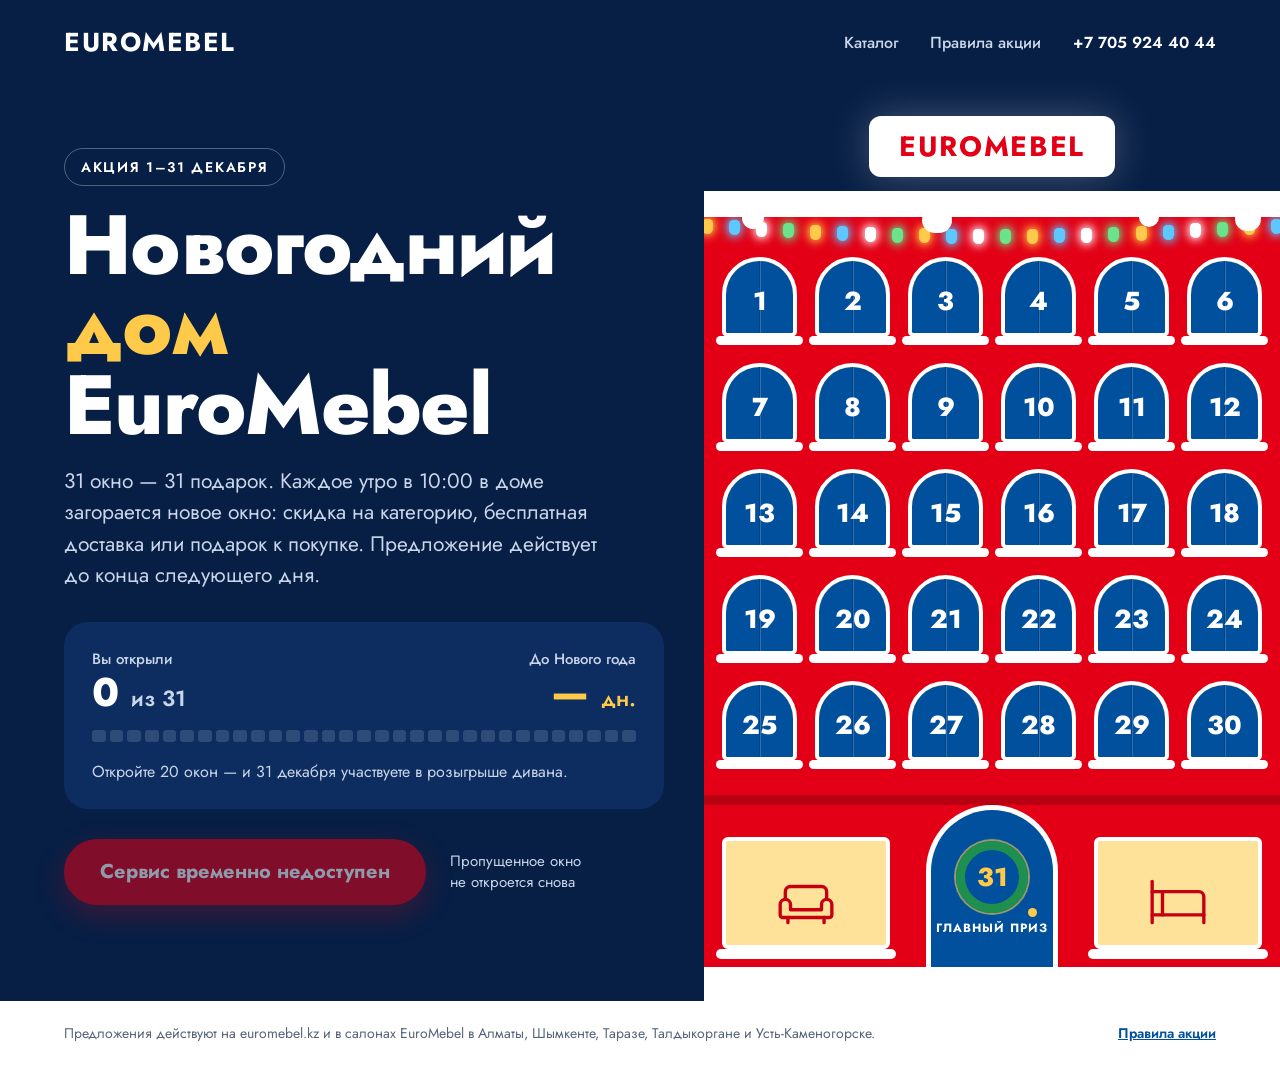
<file: index.html>
<!doctype html>
<html lang="ru">
<head>
<meta charset="utf-8">
<meta name="viewport" content="width=device-width, initial-scale=1">
<title>Новогодний дом EuroMebel — 31 окно до Нового года</title>
<meta name="description" content="Каждое утро в 10:00 в Новогоднем доме EuroMebel загорается новое окно: скидка, доставка или подарок. 1–31 декабря.">
<meta name="theme-color" content="#071F45">
<link rel="preconnect" href="https://fonts.googleapis.com">
<link rel="preconnect" href="https://fonts.gstatic.com" crossorigin>
<link href="https://fonts.googleapis.com/css2?family=Jost:wght@400;500;600;700;800&display=swap" rel="stylesheet">
<link rel="stylesheet" href="styles.css">
</head>
<body>
<div class="snow" id="snow" aria-hidden="true"></div>

<header class="top">
  <a class="logo" href="https://euromebel.kz/">EUROMEBEL</a>
  <nav aria-label="Ссылки">
    <a href="https://euromebel.kz/">Каталог</a>
    <a href="rules.html">Правила акции</a>
    <a class="phone" href="tel:+77059244044">+7 705 924 40 44</a>
  </nav>
  <a class="call" href="tel:+77059244044" aria-label="Позвонить в EuroMebel"><svg width="20" height="20" viewBox="0 0 24 24" fill="none" stroke="currentColor" stroke-width="1.8" stroke-linecap="round" stroke-linejoin="round" aria-hidden="true"><path d="M22 16.9v3a2 2 0 0 1-2.2 2 19.8 19.8 0 0 1-8.6-3.1 19.5 19.5 0 0 1-6-6A19.8 19.8 0 0 1 2.1 4.2 2 2 0 0 1 4.1 2h3a2 2 0 0 1 2 1.7c.1.9.4 1.8.7 2.7a2 2 0 0 1-.5 2.1L8 9.8a16 16 0 0 0 6 6l1.3-1.3a2 2 0 0 1 2.1-.4c.9.3 1.8.6 2.7.7a2 2 0 0 1 1.7 2z"/></svg></a>
</header>

<main class="layout">
  <section class="intro">
    <div class="head">
      <span class="pill">Акция 1–31 декабря</span>
      <h1>Новогодний<br><em>дом</em> EuroMebel</h1>
      <p class="lead">31 окно — 31 подарок. Каждое утро в 10:00 в доме загорается новое окно: скидка на категорию, бесплатная доставка или подарок к покупке. Предложение действует до конца следующего дня.</p>
    </div>

    <div class="progress">
      <div class="row">
        <div class="stat">
          <span class="label">Вы открыли</span>
          <span class="value"><span id="opened-count">0</span> <small>из 31</small></span>
        </div>
        <div class="stat right">
          <span class="label" id="right-label">До Нового года</span>
          <span class="value" id="right-value">— <small>дн.</small></span>
        </div>
      </div>
      <div class="segs" id="segs" aria-hidden="true"></div>
      <span class="goal" id="goal">Откройте 20 окон — и 31 декабря участвуете в розыгрыше дивана.</span>
    </div>

    <div class="cta-row">
      <button class="btn btn-red cta" id="cta" type="button">Загрузка…</button>
      <span class="cta-note" id="cta-note">Пропущенное окно<br>не откроется снова</span>
    </div>
  </section>

  <section class="scene" aria-label="Новогодний дом: 31 окно">
    <div class="house">
      <div class="sign" aria-hidden="true">EUROMEBEL</div>
      <div class="roof" aria-hidden="true"><i style="left:11%;width:22px;height:22px"></i><i style="left:39%;width:30px;height:26px"></i><i style="left:73%;width:20px;height:20px"></i><i style="left:88%;width:26px;height:24px"></i></div>
      <div class="facade">
        <div class="garland" id="garland" aria-hidden="true"></div>
        <div class="windows" id="windows"></div>
        <div class="cornice" aria-hidden="true"></div>
        <div class="ground">
          <div class="vitrine" aria-hidden="true"><svg viewBox="0 0 24 24" fill="none" stroke="currentColor" stroke-width="1.3" stroke-linecap="round" stroke-linejoin="round"><path d="M4 11V8a2 2 0 0 1 2-2h12a2 2 0 0 1 2 2v3"/><path d="M2 13a2 2 0 0 1 4 0v2h12v-2a2 2 0 0 1 4 0v4a1 1 0 0 1-1 1H3a1 1 0 0 1-1-1z"/><path d="M5 18v2M19 18v2"/></svg></div>
          <button class="door" id="door" type="button" aria-label="Окно 31 декабря — главный приз">
            <span class="wreath">31</span>
            <small>Главный приз</small>
            <span class="knob"></span>
          </button>
          <div class="vitrine" aria-hidden="true"><svg viewBox="0 0 24 24" fill="none" stroke="currentColor" stroke-width="1.3" stroke-linecap="round" stroke-linejoin="round"><path d="M2 4v16"/><path d="M2 8h18a2 2 0 0 1 2 2v10"/><path d="M2 17h20"/><path d="M6 8v9"/></svg></div>
        </div>
      </div>
      <div class="snowbank" aria-hidden="true">
        <svg class="tree l" viewBox="0 0 120 180"><path d="M60 4 L104 70 H84 L112 118 H90 L118 166 H2 L30 118 H8 L36 70 H16 Z" fill="#1E8F4E"/><rect x="52" y="160" width="16" height="20" fill="#5B3A1E"/><circle cx="44" cy="96" r="5" fill="#FFC94A"/><circle cx="74" cy="64" r="5" fill="#fff"/><circle cx="80" cy="138" r="5" fill="#FFC94A"/><circle cx="34" cy="146" r="5" fill="#fff"/></svg>
        <svg class="tree r" viewBox="0 0 120 180"><path d="M60 4 L104 70 H84 L112 118 H90 L118 166 H2 L30 118 H8 L36 70 H16 Z" fill="#1E8F4E"/><rect x="52" y="160" width="16" height="20" fill="#5B3A1E"/><circle cx="48" cy="98" r="5" fill="#fff"/><circle cx="70" cy="60" r="5" fill="#FFC94A"/><circle cx="38" cy="142" r="5" fill="#FFC94A"/><circle cx="84" cy="136" r="5" fill="#fff"/></svg>
      </div>
    </div>
  </section>
</main>

<footer class="foot">
  <div class="foot-in">
    <span>Предложения действуют на euromebel.kz и в салонах EuroMebel в Алматы, Шымкенте, Таразе, Талдыкоргане и Усть-Каменогорске.</span>
    <a href="rules.html">Правила акции</a>
  </div>
</footer>

<div class="overlay" id="overlay" hidden>
  <div class="dialog" id="dialog" role="dialog" aria-modal="true" aria-labelledby="dlg-title"></div>
</div>
<div class="toast" id="toast" role="status" hidden></div>

<script src="config.js"></script>
<script src="app.js"></script>
</body>
</html>
</file>
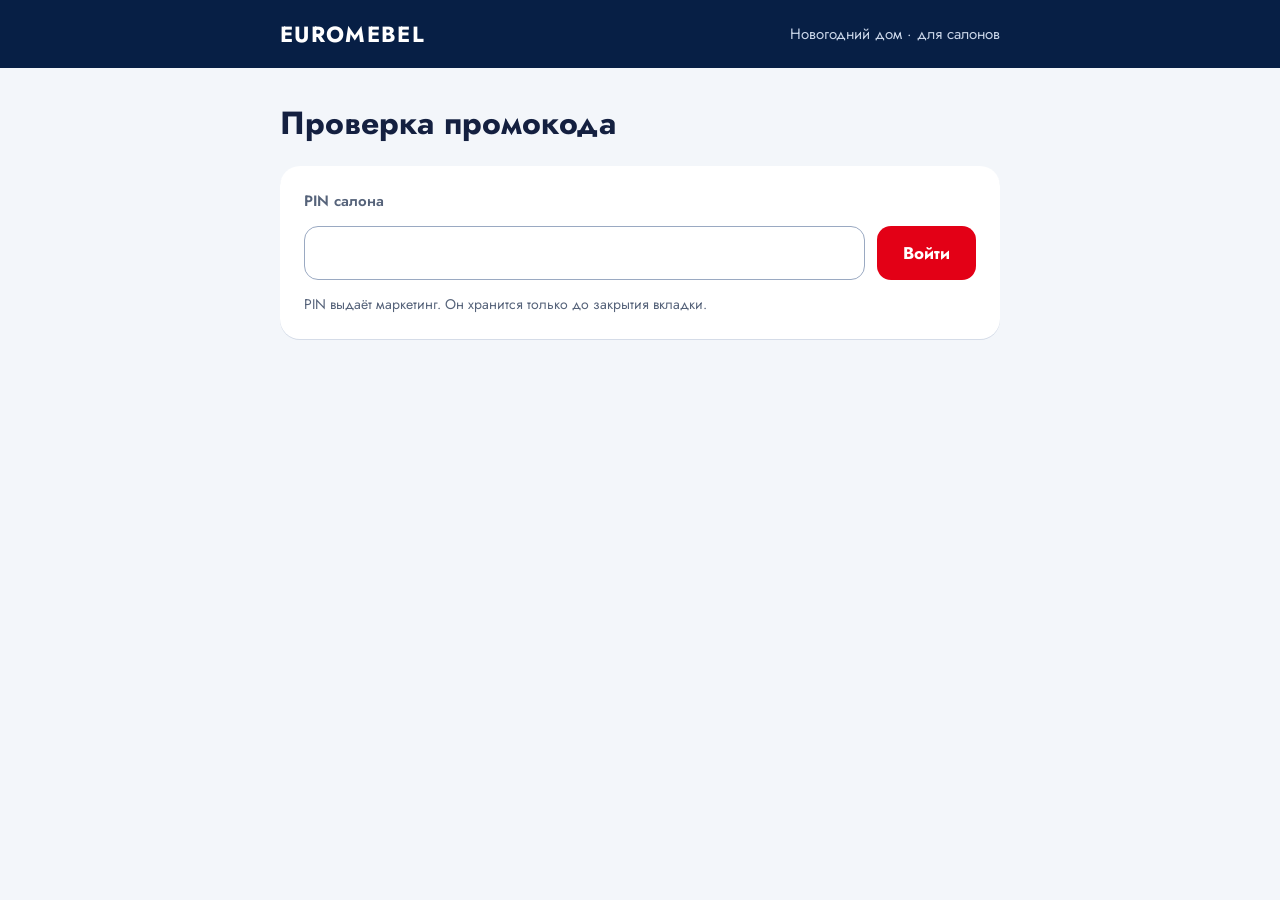
<file: check.html>
<!doctype html>
<html lang="ru">
<head>
<meta charset="utf-8">
<meta name="viewport" content="width=device-width, initial-scale=1">
<meta name="robots" content="noindex, nofollow">
<title>Проверка промокодов — Новогодний дом EuroMebel</title>
<link rel="preconnect" href="https://fonts.googleapis.com">
<link rel="preconnect" href="https://fonts.gstatic.com" crossorigin>
<link href="https://fonts.googleapis.com/css2?family=Jost:wght@400;500;600;700;800&display=swap" rel="stylesheet">
<style>
:root { --navy:#071F45; --blue:#00509E; --red:#E30016; --ink:#142040; --muted:#56637A; --line:#D5DCE8; --bg:#F3F6FA; --ok:#1E7A45; --okbg:#E3F4EA; --warn:#8A5A00; --warnbg:#FFF1C7; --badbg:#FDE4E6; --bad:#B3000F; }
* { box-sizing: border-box; }
body { margin: 0; min-height: 100vh; background: var(--bg); color: var(--ink); font-family: Jost, sans-serif; }
header { background: var(--navy); color: #fff; }
.in { max-width: 760px; margin: 0 auto; padding: 0 20px; }
header .in { height: 68px; display: flex; align-items: center; justify-content: space-between; gap: 16px; }
.logo { font-weight: 700; font-size: 22px; letter-spacing: .06em; }
header span.sub { font-size: 15px; color: #C9D5E8; }
main .in { padding-top: 32px; padding-bottom: 60px; display: flex; flex-direction: column; gap: 20px; }
h1 { margin: 0; font-size: 32px; font-weight: 700; }
.card { background: #fff; border-radius: 20px; padding: 24px; display: flex; flex-direction: column; gap: 14px; box-shadow: 0 1px 0 var(--line); }
label { font-size: 15px; font-weight: 600; color: var(--muted); }
.row { display: flex; gap: 12px; flex-wrap: wrap; }
input { flex: 1 1 220px; min-width: 0; height: 54px; padding: 0 18px; border: 1.5px solid #9AA9C2; border-radius: 14px; font: 500 18px Jost, sans-serif; color: var(--ink); }
button { height: 54px; padding: 0 26px; border: 0; border-radius: 14px; background: var(--red); color: #fff; font: 700 17px Jost, sans-serif; cursor: pointer; }
button.secondary { background: #fff; color: var(--ink); box-shadow: inset 0 0 0 1.5px #9AA9C2; }
button[disabled] { opacity: .5; cursor: default; }
:focus-visible { outline: 3px solid #FFC94A; outline-offset: 2px; }
.msg { font-size: 15px; font-weight: 600; color: var(--bad); }
.msg:empty { display: none; }
.hint { font-size: 14px; color: var(--muted); line-height: 1.5; }
.res { display: flex; flex-direction: column; gap: 12px; }
.item { background: #fff; border-radius: 18px; padding: 20px 22px; display: flex; flex-direction: column; gap: 10px; border: 2px solid var(--line); }
.item.active { border-color: var(--ok); }
.top { display: flex; justify-content: space-between; align-items: center; gap: 12px; flex-wrap: wrap; }
.code { font-size: 26px; font-weight: 700; letter-spacing: .08em; color: var(--navy); }
.badge { padding: 5px 12px; border-radius: 999px; font-size: 14px; font-weight: 700; }
.b-active { background: var(--okbg); color: var(--ok); }
.b-redeemed { background: var(--warnbg); color: var(--warn); }
.b-expired { background: var(--badbg); color: var(--bad); }
.offer { font-size: 20px; font-weight: 600; }
.meta { font-size: 15px; color: var(--muted); line-height: 1.5; }
.empty { padding: 20px; text-align: center; color: var(--muted); font-size: 16px; }
[hidden] { display: none !important; }
</style>
</head>
<body>
<header><div class="in"><span class="logo">EUROMEBEL</span><span class="sub">Новогодний дом · для салонов</span></div></header>
<main><div class="in">
  <h1>Проверка промокода</h1>

  <form class="card" id="login" autocomplete="off">
    <label for="pin">PIN салона</label>
    <div class="row"><input id="pin" type="password" inputmode="numeric" maxlength="12" autocomplete="off"><button type="submit">Войти</button></div>
    <span class="msg" id="login-msg" role="alert"></span>
    <span class="hint">PIN выдаёт маркетинг. Он хранится только до закрытия вкладки.</span>
  </form>

  <section id="work" hidden style="display:flex;flex-direction:column;gap:20px">
    <form class="card" id="search">
      <label for="q">Промокод или номер телефона покупателя</label>
      <div class="row"><input id="q" placeholder="DOM05-AB2C или +7 701 234 56 78" autocomplete="off"><button type="submit">Найти</button></div>
      <label for="salon">Ваш салон (запишется при погашении)</label>
      <input id="salon" placeholder="Например: Алматы, салон на Абая">
      <span class="msg" id="search-msg" role="alert"></span>
    </form>
    <div class="res" id="res" aria-live="polite"></div>
    <button class="secondary" type="button" id="logout" style="align-self:flex-start">Выйти</button>
  </section>
</div></main>

<script src="config.js"></script>
<script>
(function () {
  var CFG = window.ADVENT_CONFIG || {};
  var $ = function (id) { return document.getElementById(id); };
  var esc = function (s) { return String(s == null ? '' : s).replace(/[&<>"']/g, function (c) { return { '&': '&amp;', '<': '&lt;', '>': '&gt;', '"': '&quot;', "'": '&#39;' }[c]; }); };
  var ss = { get: function (k) { try { return sessionStorage.getItem(k); } catch (e) { return null; } }, set: function (k, v) { try { sessionStorage.setItem(k, v); } catch (e) {} }, del: function (k) { try { sessionStorage.removeItem(k); } catch (e) {} } };
  var ls = { get: function (k) { try { return localStorage.getItem(k); } catch (e) { return null; } }, set: function (k, v) { try { localStorage.setItem(k, v); } catch (e) {} } };
  var PIN = ss.get('em_staff_pin');
  var ERR = { bad_pin: 'Неверный PIN', pin_locked: 'Слишком много попыток. Подождите 10 минут.', not_found: 'Промокод не найден', already_redeemed: 'Промокод уже погашен', expired: 'Срок действия промокода истёк' };
  var ST = { active: ['Действует', 'b-active'], redeemed: ['Погашен', 'b-redeemed'], expired: ['Истёк', 'b-expired'] };

  function api(action, body) {
    body = Object.assign({ action: action, pin: PIN }, body || {});
    if (window.ADVENT_DEMO_API) return window.ADVENT_DEMO_API(body);
    if (!CFG.API_URL) return Promise.reject(new Error('API_URL не настроен'));
    return fetch(CFG.API_URL, { method: 'POST', headers: { 'Content-Type': 'text/plain;charset=utf-8' }, body: JSON.stringify(body) }).then(function (r) { return r.json(); });
  }

  function showWork(on) { $('login').hidden = on; $('work').hidden = !on; if (on) $('q').focus(); }

  $('salon').value = ls.get('em_staff_salon') || '';
  $('salon').addEventListener('change', function () { ls.set('em_staff_salon', $('salon').value.trim()); });

  $('login').addEventListener('submit', function (e) {
    e.preventDefault();
    PIN = $('pin').value.trim();
    api('staffFind', { query: '—' }).then(function (r) {
      if (r.ok) { ss.set('em_staff_pin', PIN); showWork(true); $('login-msg').textContent = ''; }
      else $('login-msg').textContent = ERR[r.error] || 'Ошибка';
    }).catch(function () { $('login-msg').textContent = 'Нет связи с сервером'; });
  });

  $('logout').addEventListener('click', function () { PIN = null; ss.del('em_staff_pin'); $('pin').value = ''; $('res').innerHTML = ''; showWork(false); });

  function draw(items) {
    if (!items.length) { $('res').innerHTML = '<div class="empty">Ничего не найдено</div>'; return; }
    $('res').innerHTML = items.map(function (x) {
      var st = ST[x.status];
      return '<div class="item' + (x.status === 'active' ? ' active' : '') + '">' +
        '<div class="top"><span class="code">' + esc(x.code) + '</span><span class="badge ' + st[1] + '">' + st[0] + '</span></div>' +
        '<span class="offer">Окно ' + x.day + ': ' + esc(x.offer) + '</span>' +
        '<span class="meta">Телефон ' + esc(x.phoneMasked) + ' · действует до ' + esc(x.untilText) +
        (x.status === 'redeemed' ? '<br>Погашен ' + esc(x.redeemedAt) + (x.salon ? ', ' + esc(x.salon) : '') : '') + '</span>' +
        (x.status === 'active' ? '<button type="button" data-redeem="' + esc(x.code) + '" style="align-self:flex-start">Погасить</button>' : '') +
        '</div>';
    }).join('');
  }

  var lastQuery = '';
  function find(q) {
    lastQuery = q;
    $('search-msg').textContent = '';
    return api('staffFind', { query: q }).then(function (r) {
      if (!r.ok) { $('search-msg').textContent = ERR[r.error] || 'Ошибка'; if (r.error === 'bad_pin') $('logout').click(); return; }
      draw(r.items);
    }).catch(function () { $('search-msg').textContent = 'Нет связи с сервером'; });
  }

  $('search').addEventListener('submit', function (e) { e.preventDefault(); var q = $('q').value.trim(); if (q) find(q); });

  $('res').addEventListener('click', function (e) {
    var b = e.target.closest('[data-redeem]'); if (!b) return;
    var code = b.getAttribute('data-redeem');
    if (!b.hasAttribute('data-armed')) {
      b.setAttribute('data-armed', '1');
      b.textContent = 'Подтвердить погашение ' + code;
      return;
    }
    b.disabled = true;
    api('staffRedeem', { code: code, salon: $('salon').value.trim() }).then(function (r) {
      if (!r.ok) { $('search-msg').textContent = ERR[r.error] || 'Ошибка'; b.disabled = false; return; }
      find(lastQuery);
    }).catch(function () { $('search-msg').textContent = 'Нет связи с сервером'; b.disabled = false; });
  });

  if (PIN) showWork(true);
})();
</script>
</body>
</html>
</file>
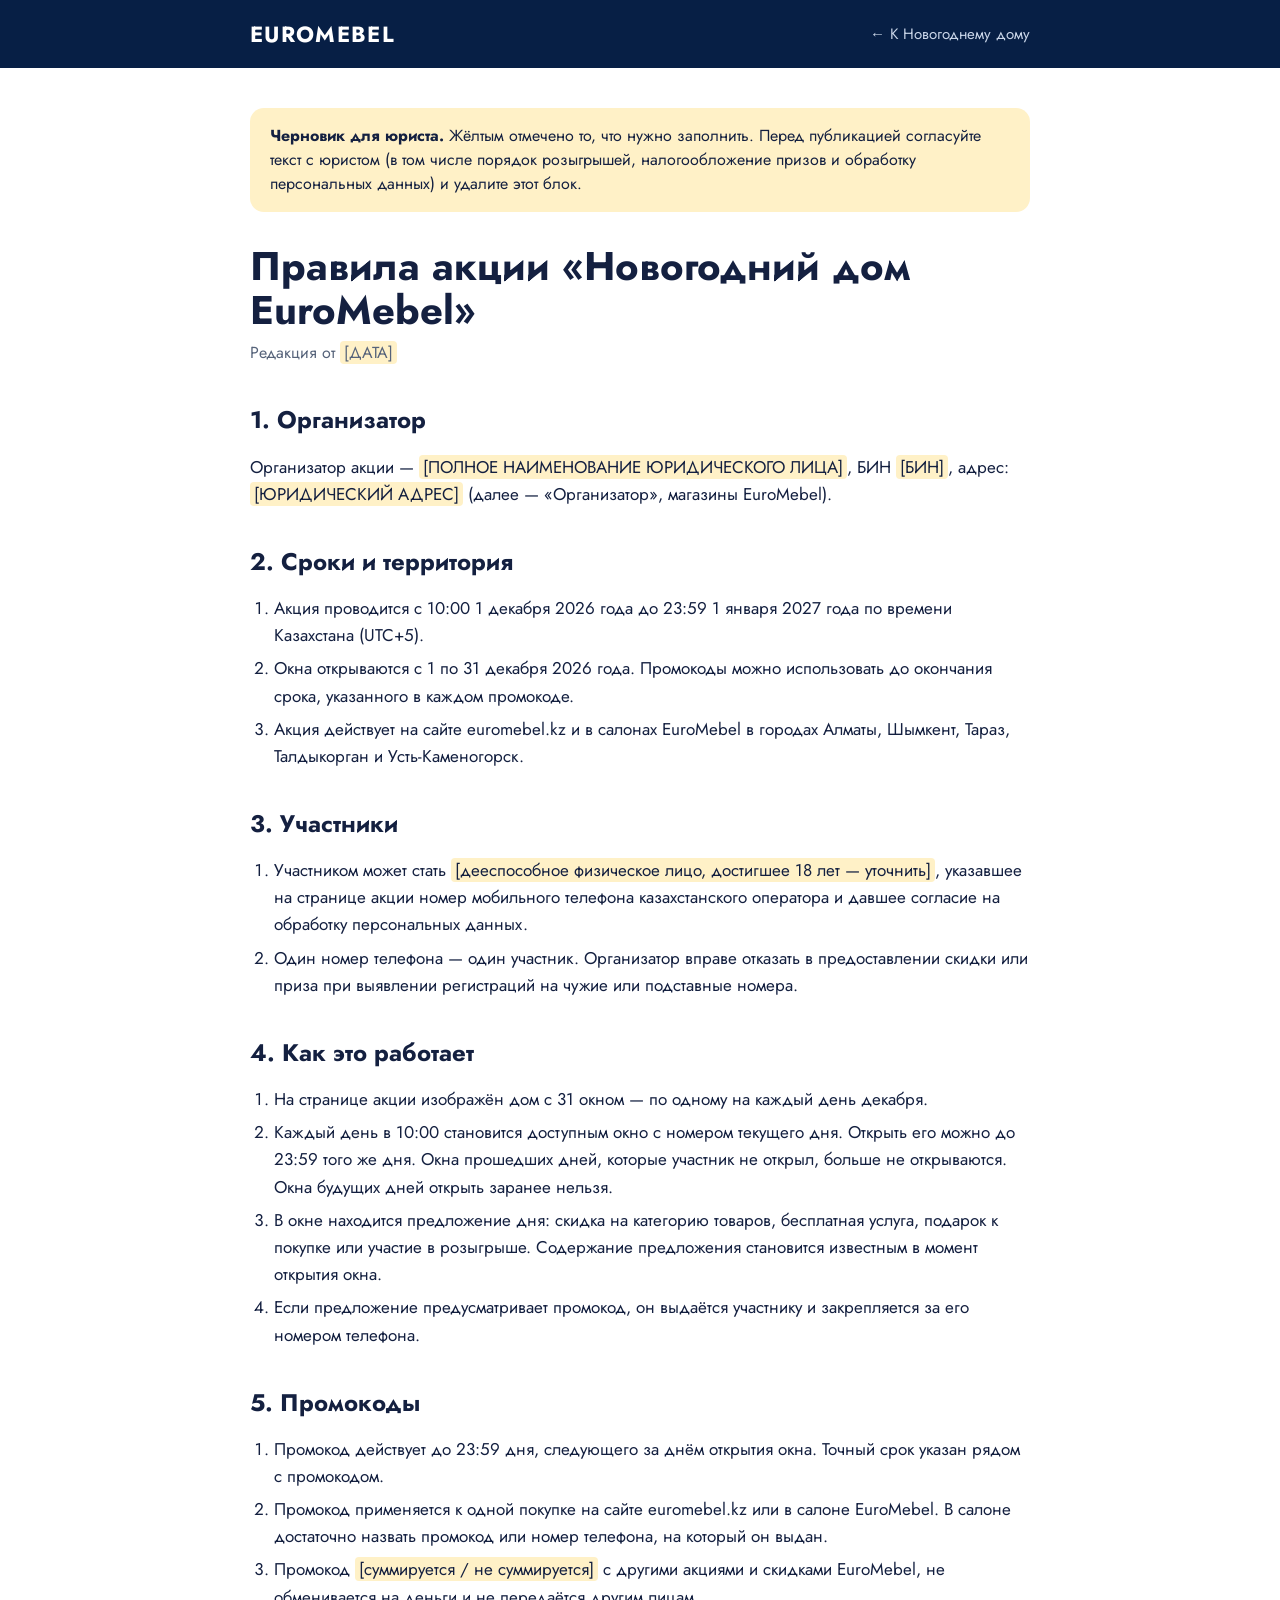
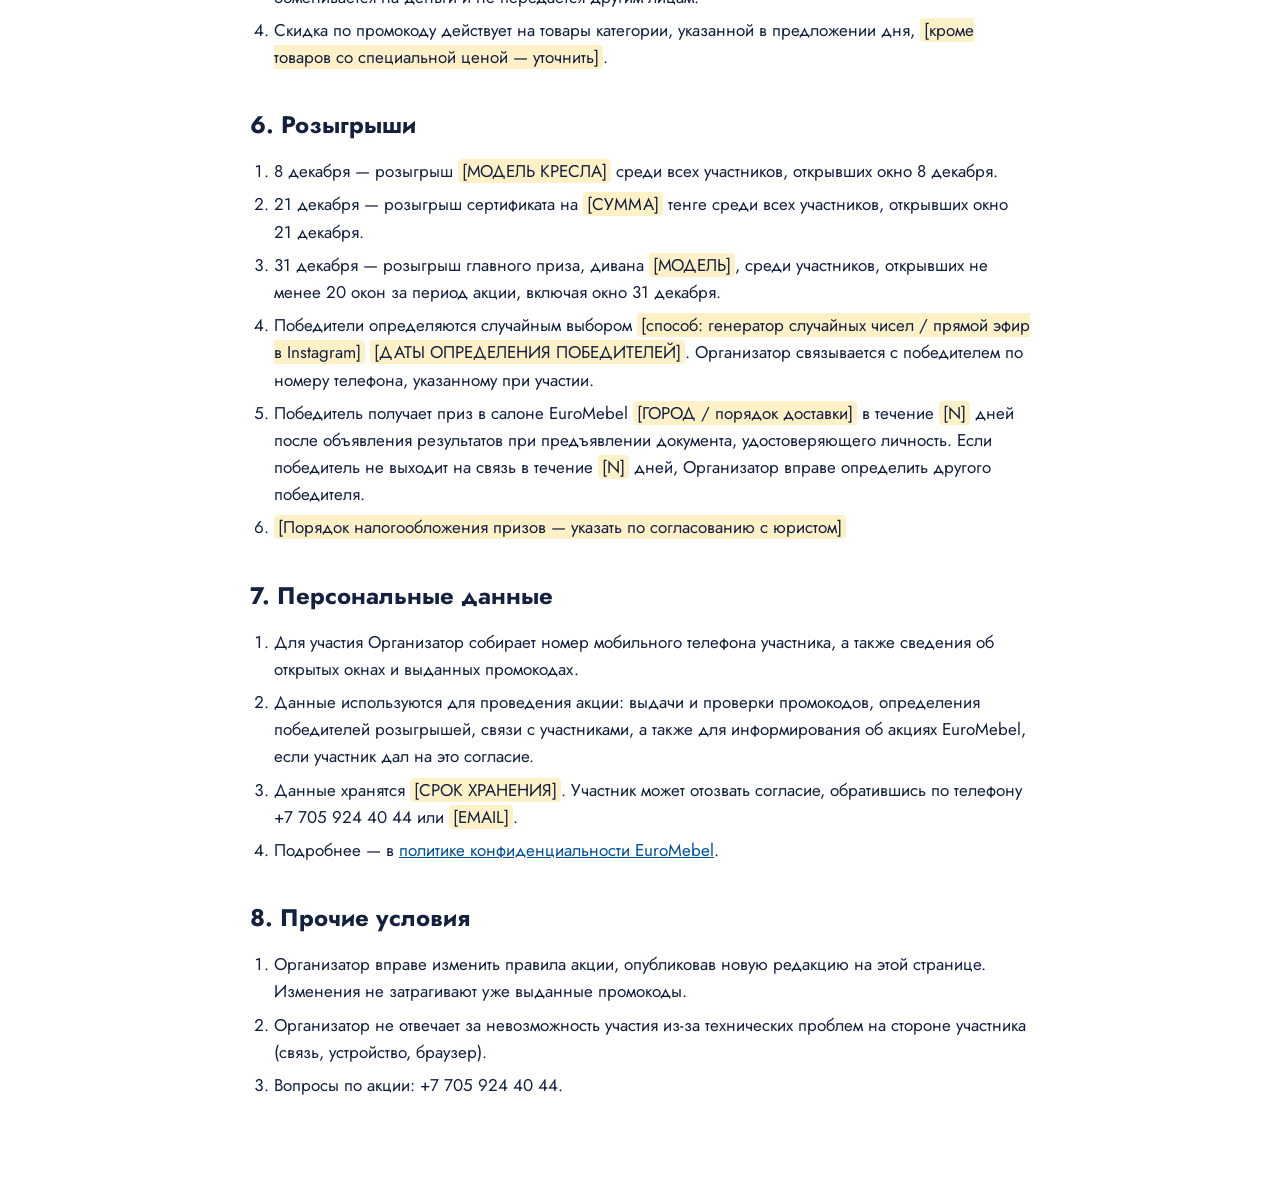
<file: rules.html>
<!doctype html>
<html lang="ru">
<head>
<meta charset="utf-8">
<meta name="viewport" content="width=device-width, initial-scale=1">
<title>Правила акции «Новогодний дом EuroMebel»</title>
<link rel="preconnect" href="https://fonts.googleapis.com">
<link rel="preconnect" href="https://fonts.gstatic.com" crossorigin>
<link href="https://fonts.googleapis.com/css2?family=Jost:wght@400;500;600;700;800&display=swap" rel="stylesheet">
<style>
:root { --navy:#071F45; --ink:#142040; --muted:#56637A; --red:#E30016; --blue:#00509E; }
* { box-sizing: border-box; }
body { margin: 0; background: #fff; color: var(--ink); font-family: Jost, sans-serif; }
header { background: var(--navy); color: #fff; }
.in { max-width: 820px; margin: 0 auto; padding: 0 20px; }
header .in { height: 68px; display: flex; align-items: center; justify-content: space-between; }
header a { color: #fff; text-decoration: none; }
.logo { font-weight: 700; font-size: 22px; letter-spacing: .06em; }
.back { font-size: 15px; color: #C9D5E8 !important; }
main .in { padding-top: 40px; padding-bottom: 72px; }
h1 { margin: 0 0 8px; font-size: 40px; line-height: 1.1; }
.date { color: var(--muted); font-size: 16px; margin: 0 0 32px; }
h2 { margin: 36px 0 12px; font-size: 24px; }
p, li { font-size: 17px; line-height: 1.6; }
ol, ul { padding-left: 24px; }
li + li { margin-top: 6px; }
a { color: var(--blue); }
.draft-note { margin: 0 0 32px; padding: 16px 20px; border-radius: 14px; background: #FFF1C7; font-size: 16px; line-height: 1.5; }
.ph { background: #FFF1C7; padding: 0 4px; border-radius: 4px; }
</style>
</head>
<body>
<header><div class="in"><a class="logo" href="index.html">EUROMEBEL</a><a class="back" href="index.html">← К Новогоднему дому</a></div></header>
<main><div class="in">

<p class="draft-note"><b>Черновик для юриста.</b> Жёлтым отмечено то, что нужно заполнить. Перед публикацией согласуйте текст с юристом (в том числе порядок розыгрышей, налогообложение призов и обработку персональных данных) и удалите этот блок.</p>

<h1>Правила акции «Новогодний дом EuroMebel»</h1>
<p class="date">Редакция от <span class="ph">[ДАТА]</span></p>

<h2>1. Организатор</h2>
<p>Организатор акции — <span class="ph">[ПОЛНОЕ НАИМЕНОВАНИЕ ЮРИДИЧЕСКОГО ЛИЦА]</span>, БИН <span class="ph">[БИН]</span>, адрес: <span class="ph">[ЮРИДИЧЕСКИЙ АДРЕС]</span> (далее — «Организатор», магазины EuroMebel).</p>

<h2>2. Сроки и территория</h2>
<ol>
  <li>Акция проводится с 10:00 1 декабря 2026 года до 23:59 1 января 2027 года по времени Казахстана (UTC+5).</li>
  <li>Окна открываются с 1 по 31 декабря 2026 года. Промокоды можно использовать до окончания срока, указанного в каждом промокоде.</li>
  <li>Акция действует на сайте euromebel.kz и в салонах EuroMebel в городах Алматы, Шымкент, Тараз, Талдыкорган и Усть-Каменогорск.</li>
</ol>

<h2>3. Участники</h2>
<ol>
  <li>Участником может стать <span class="ph">[дееспособное физическое лицо, достигшее 18 лет — уточнить]</span>, указавшее на странице акции номер мобильного телефона казахстанского оператора и давшее согласие на обработку персональных данных.</li>
  <li>Один номер телефона — один участник. Организатор вправе отказать в предоставлении скидки или приза при выявлении регистраций на чужие или подставные номера.</li>
</ol>

<h2>4. Как это работает</h2>
<ol>
  <li>На странице акции изображён дом с 31 окном — по одному на каждый день декабря.</li>
  <li>Каждый день в 10:00 становится доступным окно с номером текущего дня. Открыть его можно до 23:59 того же дня. Окна прошедших дней, которые участник не открыл, больше не открываются. Окна будущих дней открыть заранее нельзя.</li>
  <li>В окне находится предложение дня: скидка на категорию товаров, бесплатная услуга, подарок к покупке или участие в розыгрыше. Содержание предложения становится известным в момент открытия окна.</li>
  <li>Если предложение предусматривает промокод, он выдаётся участнику и закрепляется за его номером телефона.</li>
</ol>

<h2>5. Промокоды</h2>
<ol>
  <li>Промокод действует до 23:59 дня, следующего за днём открытия окна. Точный срок указан рядом с промокодом.</li>
  <li>Промокод применяется к одной покупке на сайте euromebel.kz или в салоне EuroMebel. В салоне достаточно назвать промокод или номер телефона, на который он выдан.</li>
  <li>Промокод <span class="ph">[суммируется / не суммируется]</span> с другими акциями и скидками EuroMebel, не обменивается на деньги и не передаётся другим лицам.</li>
  <li>Скидка по промокоду действует на товары категории, указанной в предложении дня, <span class="ph">[кроме товаров со специальной ценой — уточнить]</span>.</li>
</ol>

<h2>6. Розыгрыши</h2>
<ol>
  <li>8 декабря — розыгрыш <span class="ph">[МОДЕЛЬ КРЕСЛА]</span> среди всех участников, открывших окно 8 декабря.</li>
  <li>21 декабря — розыгрыш сертификата на <span class="ph">[СУММА]</span> тенге среди всех участников, открывших окно 21 декабря.</li>
  <li>31 декабря — розыгрыш главного приза, дивана <span class="ph">[МОДЕЛЬ]</span>, среди участников, открывших не менее 20 окон за период акции, включая окно 31 декабря.</li>
  <li>Победители определяются случайным выбором <span class="ph">[способ: генератор случайных чисел / прямой эфир в Instagram]</span> <span class="ph">[ДАТЫ ОПРЕДЕЛЕНИЯ ПОБЕДИТЕЛЕЙ]</span>. Организатор связывается с победителем по номеру телефона, указанному при участии.</li>
  <li>Победитель получает приз в салоне EuroMebel <span class="ph">[ГОРОД / порядок доставки]</span> в течение <span class="ph">[N]</span> дней после объявления результатов при предъявлении документа, удостоверяющего личность. Если победитель не выходит на связь в течение <span class="ph">[N]</span> дней, Организатор вправе определить другого победителя.</li>
  <li><span class="ph">[Порядок налогообложения призов — указать по согласованию с юристом]</span></li>
</ol>

<h2>7. Персональные данные</h2>
<ol>
  <li>Для участия Организатор собирает номер мобильного телефона участника, а также сведения об открытых окнах и выданных промокодах.</li>
  <li>Данные используются для проведения акции: выдачи и проверки промокодов, определения победителей розыгрышей, связи с участниками, а также для информирования об акциях EuroMebel, если участник дал на это согласие.</li>
  <li>Данные хранятся <span class="ph">[СРОК ХРАНЕНИЯ]</span>. Участник может отозвать согласие, обратившись по телефону +7 705 924 40 44 или <span class="ph">[EMAIL]</span>.</li>
  <li>Подробнее — в <a href="https://euromebel.kz/personal-information">политике конфиденциальности EuroMebel</a>.</li>
</ol>

<h2>8. Прочие условия</h2>
<ol>
  <li>Организатор вправе изменить правила акции, опубликовав новую редакцию на этой странице. Изменения не затрагивают уже выданные промокоды.</li>
  <li>Организатор не отвечает за невозможность участия из-за технических проблем на стороне участника (связь, устройство, браузер).</li>
  <li>Вопросы по акции: +7 705 924 40 44.</li>
</ol>

</div></main>
</body>
</html>
</file>
<file: styles.css>
:root {
  --navy: #071F45;
  --navy-2: #0D2D60;
  --blue: #00509E;
  --red: #E30016;
  --red-deep: #B80012;
  --red-ink: #C40012;
  --gold: #FFC94A;
  --warm: #FFE29A;
  --grey-shutter: #5A6B85;
  --ink: #142040;
  --muted: #56637A;
  --soft: #C9D5E8;
  --snow: #FFFFFF;
  --green: #1E8F4E;
  --font: 'Jost', 'Futura PT', Futura, sans-serif;
  color-scheme: dark;
}

* { box-sizing: border-box; }
html, body { margin: 0; }
body {
  min-height: 100vh;
  background: var(--navy);
  color: var(--snow);
  font-family: var(--font);
  -webkit-font-smoothing: antialiased;
  overflow-x: hidden;
}
a { color: var(--soft); }
a:hover { color: var(--snow); }
button { font-family: inherit; }
:focus-visible { outline: 3px solid var(--gold); outline-offset: 3px; }

/* ── Снег ── */
.snow { position: fixed; inset: 0; pointer-events: none; z-index: 0; overflow: hidden; }
.flake { position: absolute; top: -10px; border-radius: 999px; background: #fff; animation: fall linear infinite; }
@keyframes fall { to { transform: translateY(110vh); } }

/* ── Шапка ── */
.top { position: relative; z-index: 1; max-width: 1440px; margin: 0 auto; height: 84px; padding: 0 64px; display: flex; align-items: center; justify-content: space-between; }
.logo { font-weight: 700; font-size: 26px; letter-spacing: 0.06em; color: #fff; text-decoration: none; }
.top nav { display: flex; align-items: center; gap: 32px; font-size: 16px; font-weight: 500; }
.top nav a { text-decoration: none; color: var(--soft); }
.top nav a.phone { color: #fff; font-weight: 600; }
.top .call { display: none; }

/* ── Основная раскладка ── */
.layout { position: relative; z-index: 1; max-width: 1440px; margin: 0 auto; padding: 0 0 0 64px; display: flex; gap: 40px; min-height: calc(100vh - 84px); }
.intro { width: 600px; flex-shrink: 0; display: flex; flex-direction: column; justify-content: center; gap: 30px; padding: 24px 0 56px; }
.pill { align-self: flex-start; padding: 8px 16px; border-radius: 999px; border: 1.5px solid rgba(255,255,255,.3); font-size: 14px; font-weight: 600; letter-spacing: .12em; text-transform: uppercase; }
h1 { margin: 0; font-weight: 800; font-size: 84px; line-height: .95; letter-spacing: -.02em; }
h1 em { font-style: normal; color: var(--gold); }
.lead { margin: 0; max-width: 540px; font-size: 21px; line-height: 1.5; color: var(--soft); }
.head { display: flex; flex-direction: column; gap: 20px; }

.progress { display: flex; flex-direction: column; gap: 18px; padding: 26px 28px; border-radius: 24px; background: var(--navy-2); }
.progress .row { display: flex; align-items: flex-end; justify-content: space-between; gap: 16px; }
.stat { display: flex; flex-direction: column; gap: 2px; }
.stat.right { align-items: flex-end; text-align: right; }
.stat .label { font-size: 15px; font-weight: 500; color: var(--soft); }
.stat .value { font-size: 40px; font-weight: 800; line-height: 1; }
.stat .value small { font-size: 22px; font-weight: 600; color: var(--soft); }
.stat.right .value { color: var(--gold); }
.stat.right .value small { color: var(--gold); }
.segs { display: grid; grid-template-columns: repeat(31, minmax(0, 1fr)); gap: 4px; }
.seg { height: 12px; border-radius: 3px; background: rgba(255,255,255,.14); }
.seg.on { background: var(--gold); }
.seg.missed { background: var(--grey-shutter); }
.seg.today { background: transparent; box-shadow: inset 0 0 0 2px var(--gold); }
.goal { font-size: 16px; line-height: 1.45; color: var(--soft); }

.cta-row { display: flex; align-items: center; gap: 24px; }
.btn { display: inline-flex; align-items: center; justify-content: center; gap: 12px; height: 58px; padding: 0 30px; border: 0; border-radius: 999px; font-size: 17px; font-weight: 700; text-decoration: none; cursor: pointer; }
.btn-red { background: var(--red); color: #fff; }
.btn-red:hover { color: #fff; background: #C90014; }
.btn-blue { background: var(--blue); color: #fff; }
.btn-outline { background: #fff; color: var(--navy); box-shadow: inset 0 0 0 2px var(--navy); height: 50px; padding: 0 22px; font-size: 16px; }
.btn[disabled] { opacity: .55; cursor: default; }
.cta { height: 66px; padding: 0 36px; font-size: 20px; box-shadow: 0 10px 30px rgba(227,0,22,.45); }
.cta-note { font-size: 15px; line-height: 1.4; color: var(--soft); }

/* ── Дом ── */
.scene { position: relative; flex-grow: 1; min-width: 0; display: flex; align-items: flex-end; justify-content: center; padding-top: 32px; overflow-x: clip; }
.house { --win-h: 80px; --gap: 18px; --cols: 6; width: 640px; display: flex; flex-direction: column; align-items: center; }
.sign { padding: 10px 30px; border-radius: 12px; background: #fff; color: var(--red); font-weight: 700; font-size: 28px; letter-spacing: .06em; box-shadow: 0 0 40px rgba(255,255,255,.25); margin-bottom: 14px; }
.roof { position: relative; width: 100%; height: 26px; border-radius: 16px; background: #fff; z-index: 2; }
.roof i { position: absolute; top: 16px; border-radius: 999px; background: #fff; }
.facade { position: relative; width: calc(100% - 40px); padding: 40px 30px 0; background: var(--red); }
.garland { position: absolute; left: 10px; right: 10px; top: 2px; display: flex; justify-content: space-between; }
.bulb { width: 11px; height: 15px; border-radius: 6px 6px 8px 8px; animation: twinkle 1.6s ease-in-out infinite; }
@keyframes twinkle { 50% { opacity: .35; } }
.windows { display: grid; grid-template-columns: repeat(var(--cols), minmax(0, 1fr)); gap: var(--gap); }

.win { position: relative; height: calc(var(--win-h) + 8px); padding: 0; border: 0; background: transparent; cursor: pointer; color: inherit; }
.win .frame { position: absolute; left: 0; right: 0; top: 0; height: var(--win-h); border: 4px solid #fff; border-radius: 40px 40px 6px 6px; background: var(--warm); overflow: hidden; display: block; perspective: 300px; }
.win .inside { position: absolute; inset: 0; display: flex; flex-direction: column; align-items: center; justify-content: center; gap: 2px; color: var(--red-ink); font-size: 13px; font-weight: 700; }
.win .inside svg { width: 32px; height: 32px; }
.shutter { position: absolute; top: 0; bottom: 0; width: 50%; background: var(--blue); transition: transform .8s cubic-bezier(.3,.7,.2,1); }
.shutter.l { left: 0; transform-origin: left center; border-right: 1px solid rgba(0,0,0,.18); }
.shutter.r { right: 0; transform-origin: right center; border-left: 1px solid rgba(255,255,255,.18); }
.win .num { position: absolute; inset: 0; display: flex; align-items: center; justify-content: center; padding-top: 8px; font-size: 26px; font-weight: 800; color: #fff; transition: opacity .25s; }
.win .sill { position: absolute; left: -6px; right: -6px; bottom: 0; height: 9px; border-radius: 5px; background: #fff; }
.win.is-open .shutter.l { transform: rotateY(-100deg); }
.win.is-open .shutter.r { transform: rotateY(100deg); }
.win.is-open .num { opacity: 0; }
.win.is-missed .shutter { background: var(--grey-shutter); }
.win.is-missed .num { color: rgba(255,255,255,.75); }
.win.is-today .shutter { background: var(--gold); }
.win.is-today .num { color: var(--red-ink); font-size: 32px; }
.win.is-today .frame { animation: pulse 1.8s ease-in-out infinite; }
.win .tag { position: absolute; left: 50%; top: -30px; z-index: 3; padding: 3px 10px; border-radius: 999px; background: var(--gold); color: var(--navy); font-size: 12px; font-weight: 700; letter-spacing: .06em; text-transform: uppercase; white-space: nowrap; transform: translateX(-50%); animation: bob 1.4s ease-in-out infinite; }
@keyframes pulse { 0%,100% { box-shadow: 0 0 18px 4px rgba(255,201,74,.55); } 50% { box-shadow: 0 0 0 6px rgba(255,201,74,.35), 0 0 34px 12px rgba(255,201,74,.75); } }
@keyframes bob { 50% { transform: translate(-50%, -4px); } }

.cornice { height: 10px; margin: 26px -30px 0; background: var(--red-deep); }
.ground { height: 162px; padding-top: 14px; display: flex; align-items: flex-end; justify-content: space-between; }
.vitrine { position: relative; width: 168px; height: 112px; margin-bottom: 18px; border: 4px solid #fff; border-radius: 6px; background: var(--warm); display: flex; align-items: flex-end; justify-content: center; padding-bottom: 12px; color: var(--red-ink); }
.vitrine svg { width: 76px; height: 62px; }
.vitrine::after { content: ''; position: absolute; left: -10px; right: -10px; bottom: -14px; height: 10px; border-radius: 5px; background: #fff; }
.door { position: relative; width: 132px; height: 162px; padding: 0; border: 5px solid #fff; border-bottom: 0; border-radius: 66px 66px 0 0; background: var(--blue); cursor: pointer; display: flex; flex-direction: column; align-items: center; justify-content: center; gap: 6px; color: #fff; }
.door.is-today { background: var(--red); animation: pulse 1.8s ease-in-out infinite; }
.door.is-open { background: var(--warm); color: var(--red-ink); }
.wreath { width: 72px; height: 72px; border-radius: 999px; border: 9px solid var(--green); display: flex; align-items: center; justify-content: center; font-size: 26px; font-weight: 800; color: var(--gold); box-shadow: 0 0 0 2px rgba(255,201,74,.6); }
.door.is-open .wreath { color: var(--red-ink); }
.door small { font-size: 12px; font-weight: 700; letter-spacing: .08em; text-transform: uppercase; }
.door .knob { position: absolute; right: 16px; top: 98px; width: 9px; height: 9px; border-radius: 999px; background: var(--gold); }
.snowbank { position: relative; width: 820px; max-width: 100vw; height: 34px; border-radius: 40px 40px 0 0; background: #fff; }
.tree { position: absolute; bottom: 20px; }
.tree.l { left: -10px; width: 120px; height: 180px; }
.tree.r { right: -6px; width: 96px; height: 144px; }

/* ── Подвал ── */
.foot { position: relative; z-index: 1; background: #fff; color: var(--ink); }
.foot-in { max-width: 1440px; margin: 0 auto; padding: 22px 64px 30px; display: flex; flex-wrap: wrap; gap: 8px 32px; justify-content: space-between; font-size: 14px; line-height: 1.5; color: var(--muted); }
.foot a { color: var(--blue); font-weight: 600; }

/* ── Окно предложения (модалка) ── */
.overlay { position: fixed; inset: 0; z-index: 20; background: rgba(4,16,38,.74); display: flex; align-items: center; justify-content: center; padding: 16px; }
.overlay[hidden] { display: none; }
.dialog { width: 580px; max-width: 100%; max-height: calc(100vh - 32px); overflow: auto; border-radius: 28px; background: #fff; color: var(--ink); box-shadow: 0 30px 80px rgba(0,0,0,.45); }
.dialog-head { position: relative; padding: 34px 36px 28px; background: var(--red); color: #fff; }
.dialog-head.blue { background: var(--blue); }
.dialog-head.grey { background: var(--grey-shutter); }
.dialog-head .mini { position: absolute; left: 24px; right: 24px; top: 10px; display: flex; justify-content: space-between; }
.dialog-head .mini .bulb { width: 8px; height: 11px; }
.kicker { font-size: 14px; font-weight: 700; letter-spacing: .12em; text-transform: uppercase; opacity: .9; }
.dialog h2 { margin: 6px 56px 0 0; font-size: 32px; font-weight: 700; line-height: 1.15; }
.close { position: absolute; right: 20px; top: 26px; width: 48px; height: 48px; border: 0; border-radius: 999px; background: rgba(255,255,255,.2); cursor: pointer; display: flex; align-items: center; justify-content: center; }
.dialog-body { padding: 32px 36px 36px; display: flex; flex-direction: column; gap: 22px; }
.dialog p { margin: 0; font-size: 19px; line-height: 1.5; }
.offer { display: flex; align-items: center; gap: 22px; }
.offer .ico { width: 104px; height: 104px; flex-shrink: 0; border-radius: 24px; background: #FFF1C7; display: flex; align-items: center; justify-content: center; color: var(--red); }
.offer .ico svg { width: 54px; height: 54px; }
.offer .big { display: block; font-size: 84px; font-weight: 800; line-height: 1; letter-spacing: -.02em; color: var(--red); }
.offer .big.long { font-size: 54px; }
.offer .sub { display: block; margin-top: 4px; font-size: 21px; font-weight: 600; line-height: 1.3; }
.code { display: flex; align-items: center; gap: 14px; padding: 14px 14px 14px 22px; border: 2px dashed #9AA9C2; border-radius: 18px; }
.code .lbl { font-size: 13px; font-weight: 600; color: var(--muted); }
.code .val { font-size: 26px; font-weight: 700; letter-spacing: .1em; color: var(--navy); }
.code > div { flex-grow: 1; display: flex; flex-direction: column; gap: 2px; }
.terms { font-size: 15px; line-height: 1.5; color: var(--muted); }
.actions { display: flex; align-items: center; justify-content: space-between; gap: 16px; flex-wrap: wrap; }
.next { font-size: 15px; font-weight: 600; color: var(--blue); }
.countdown { font-size: 40px; font-weight: 800; color: var(--navy); letter-spacing: .02em; font-variant-numeric: tabular-nums; }

form.phone-form { display: flex; flex-direction: column; gap: 14px; }
.field-label { font-size: 15px; font-weight: 600; color: var(--muted); }
.field { display: flex; gap: 12px; }
.field input { flex-grow: 1; min-width: 0; height: 58px; padding: 0 22px; border-radius: 999px; border: 1.5px solid #9AA9C2; background: #fff; font-family: inherit; font-size: 19px; color: var(--ink); letter-spacing: .02em; }
.consent { display: flex; gap: 10px; align-items: flex-start; font-size: 14px; line-height: 1.5; color: var(--muted); cursor: pointer; }
.consent input { width: 20px; height: 20px; margin: 1px 0 0; flex-shrink: 0; accent-color: var(--red); }
.consent a { color: var(--ink); }
.error { font-size: 14px; font-weight: 600; color: #B3000F; }
.error:empty { display: none; }

.toast { position: fixed; left: 50%; bottom: 24px; z-index: 30; transform: translateX(-50%); padding: 12px 20px; border-radius: 999px; background: var(--ink); color: #fff; font-size: 15px; font-weight: 600; }
.toast[hidden] { display: none; }

/* ── Планшет ── */
@media (max-width: 1180px) {
  .layout { flex-direction: column; padding: 0 32px; gap: 8px; }
  .intro { width: auto; max-width: 680px; padding-bottom: 8px; }
  .scene { padding-top: 56px; }
  .top { padding: 0 32px; }
}

/* ── Телефон ── */
@media (max-width: 700px) {
  .top { height: 64px; padding: 0 20px; }
  .logo { font-size: 21px; }
  .top nav { display: none; }
  .top .call { display: flex; width: 44px; height: 44px; border-radius: 999px; border: 1.5px solid rgba(255,255,255,.3); align-items: center; justify-content: center; color: #fff; }
  .layout { padding: 0 20px; min-height: 0; }
  .intro { gap: 18px; padding-top: 12px; }
  .pill { font-size: 12px; padding: 6px 12px; }
  h1 { font-size: 48px; }
  .lead { font-size: 17px; }
  .progress { padding: 18px; gap: 14px; border-radius: 20px; }
  .stat .value { font-size: 30px; }
  .stat .value small { font-size: 17px; }
  .stat .label { font-size: 13px; }
  .segs { gap: 3px; }
  .seg { height: 10px; }
  .goal { font-size: 14px; }
  .cta-row { flex-direction: column; align-items: stretch; gap: 10px; }
  .cta { height: 58px; font-size: 18px; }
  .cta-note { text-align: center; font-size: 14px; }
  .scene { padding-top: 44px; margin: 0 -20px; }
  .house { --win-h: 68px; --gap: 12px; --cols: 5; width: 358px; }
  .sign { font-size: 20px; padding: 7px 20px; }
  .roof { height: 20px; }
  .facade { width: 334px; padding: 34px 16px 0; }
  .windows { row-gap: 18px; }
  .win .frame { border-width: 3px; border-radius: 28px 28px 5px 5px; }
  .win .num { font-size: 21px; padding-top: 6px; }
  .win.is-today .num { font-size: 26px; }
  .win .inside svg { width: 26px; height: 26px; }
  .win .inside { font-size: 11px; }
  .win .tag { top: -24px; font-size: 10px; padding: 2px 8px; }
  .win .sill { height: 7px; left: -4px; right: -4px; }
  .bulb { width: 9px; height: 12px; }
  .cornice { height: 8px; margin: 22px -16px 0; }
  .ground { height: 128px; padding-top: 10px; }
  .vitrine { width: 82px; height: 70px; margin-bottom: 14px; border-width: 3px; padding-bottom: 0; align-items: center; }
  .vitrine svg { width: 44px; height: 40px; }
  .vitrine::after { left: -6px; right: -6px; bottom: -11px; height: 8px; }
  .door { width: 104px; height: 128px; border-width: 4px; border-radius: 52px 52px 0 0; gap: 4px; }
  .wreath { width: 56px; height: 56px; border-width: 7px; font-size: 20px; }
  .door small { font-size: 10px; }
  .door .knob { display: none; }
  .snowbank { width: 100%; height: 26px; }
  .tree.l { left: 0; width: 62px; height: 92px; bottom: 14px; }
  .tree.r { right: 0; width: 52px; height: 78px; bottom: 14px; }
  .foot-in { padding: 18px 20px 28px; flex-direction: column; }

  .overlay { align-items: flex-end; padding: 0; }
  .dialog { border-radius: 26px 26px 0 0; max-height: 92vh; }
  .dialog-head { padding: 26px 20px 20px; }
  .dialog h2 { font-size: 24px; margin-right: 52px; }
  .kicker { font-size: 12px; }
  .close { right: 14px; top: 22px; width: 44px; height: 44px; }
  .dialog-body { padding: 22px 20px 30px; gap: 18px; }
  .dialog p { font-size: 16px; }
  .offer { gap: 16px; }
  .offer .ico { width: 76px; height: 76px; border-radius: 20px; }
  .offer .ico svg { width: 40px; height: 40px; }
  .offer .big { font-size: 56px; }
  .offer .big.long { font-size: 36px; }
  .offer .sub { font-size: 17px; }
  .code { padding: 12px 12px 12px 16px; gap: 10px; }
  .code .val { font-size: 21px; letter-spacing: .08em; }
  .actions { flex-direction: column; align-items: stretch; text-align: center; }
  .field { flex-direction: column; }
  .field input { height: 54px; font-size: 18px; }
  .countdown { font-size: 32px; }
}

@media (prefers-reduced-motion: reduce) {
  .flake, .bulb, .win.is-today .frame, .door.is-today, .win .tag { animation: none; }
  .shutter { transition: none; }
}
</file>
